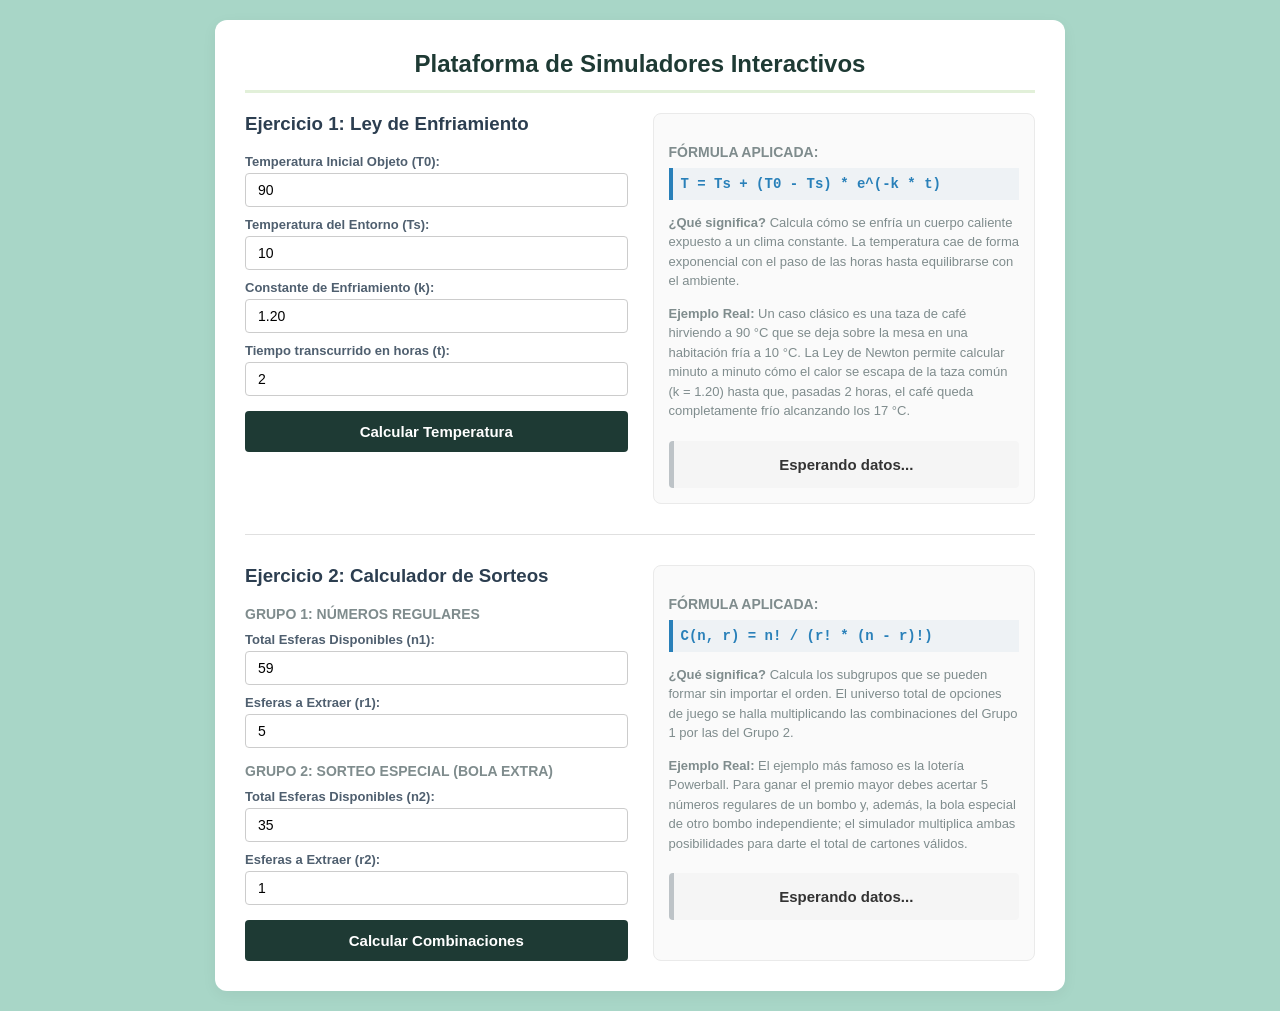
<file: index.html>
<!DOCTYPE html>
<html lang="es">
<head>
    <meta charset="UTF-8">
    <title>Desafío: Simuladores Web Interactivos</title>
    <link rel="stylesheet" href="css\estilos.css">
    <script src="java\java.js"></script>
</head>
<body>
  
<div class="container"> 
     <!-----------------ENTRADA DE DATOS SIMULADOR DE LEY DE ENFRIAMIENTO form, label, input -->    
    <h2>Plataforma de Simuladores Interactivos</h2>

     <div class="simulador-seccion">  
        <div class="columna-formulario">
            <h3>Ejercicio 1: Ley de Enfriamiento</h3>
            <form onsubmit="event.preventDefault(); calcularCalor();">
                <label for="t0">Temperatura Inicial Objeto (T0):</label>
                <input type="number" id="t0" value="90" required>

                <label for="ts">Temperatura del Entorno (Ts):</label>
                <input type="number" id="ts" value="10" required>

                <label for="k">Constante de Enfriamiento (k):</label>
                <input type="number" id="k" value="1.20" step="0.01" required>

                <label for="t_tiempo">Tiempo transcurrido en horas (t):</label>
                <input type="number" id="t_tiempo" value="2" step="0.1" required>

                <button type="submit">Calcular Temperatura</button>
            </form>
        </div> 

    
          <!-----------------EJEMPLO Y EXPLICACION -->
         <div class="columna-explicacion">
            <h4>Fórmula Aplicada:</h4>
            <div class="formula-info">T = Ts + (T0 - Ts) * e^(-k * t)</div>
            <p><strong>¿Qué significa?</strong> Calcula cómo se enfría un cuerpo caliente expuesto a un clima constante. La temperatura cae de forma exponencial con el paso de las horas hasta equilibrarse con el ambiente.</p>
            <p><strong>Ejemplo Real:</strong> Un caso clásico es una taza de café hirviendo a 90 °C que se deja sobre la mesa en una habitación fría a 10 °C. La Ley de Newton permite calcular minuto a minuto cómo el calor se escapa de la taza común (k = 1.20) hasta que, pasadas 2 horas, el café queda completamente frío alcanzando los 17 °C.</p>
            
            <div class="resultado-box" id="resultadoCalor">
                Esperando datos...
            </div>
        </div>
    </div>
     
    <hr>

      <!-----------------ENTRADA DE DATOS COMBINACIONES form, label, input -->
     <div class="simulador-seccion">
        <div class="columna-formulario">
            <h3>Ejercicio 2: Calculador de Sorteos</h3>
            <form onsubmit="event.preventDefault(); calcularSorteo();">
                <h4>Grupo 1: Números Regulares</h4>
                <label for="n1">Total Esferas Disponibles (n1):</label>
                <input type="number" id="n1" value="59" min="1" required>
                <label for="r1">Esferas a Extraer (r1):</label>
                <input type="number" id="r1" value="5" min="1" required>

                <h4>Grupo 2: Sorteo Especial (Bola Extra)</h4>
                <label for="n2">Total Esferas Disponibles (n2):</label>
                <input type="number" id="n2" value="35" min="1" required>
                <label for="r2">Esferas a Extraer (r2):</label>
                <input type="number" id="r2" value="1" min="1" required>

                <button type="submit">Calcular Combinaciones</button>
            </form>
        </div>
          <!-----------------EJEMPLO Y EXPLICACION-->
        <div class="columna-explicacion">
            <h4>Fórmula Aplicada:</h4>
            <div class="formula-info">C(n, r) = n! / (r! * (n - r)!)</div>
            <p><strong>¿Qué significa?</strong> Calcula los subgrupos que se pueden formar sin importar el orden. El universo total de opciones de juego se halla multiplicando las combinaciones del Grupo 1 por las del Grupo 2.</p>
            <p><strong>Ejemplo Real:</strong> El ejemplo más famoso es la lotería Powerball. Para ganar el premio mayor debes acertar 5 números regulares de un bombo y, además, la bola especial de otro bombo independiente; el simulador multiplica ambas posibilidades para darte el total de cartones válidos.</p>
            
            <div class="resultado-box" id="resultadoSorteo">
                Esperando datos...
            </div>
        </div>
    </div>
</div>

</body>
</html>
</file>
